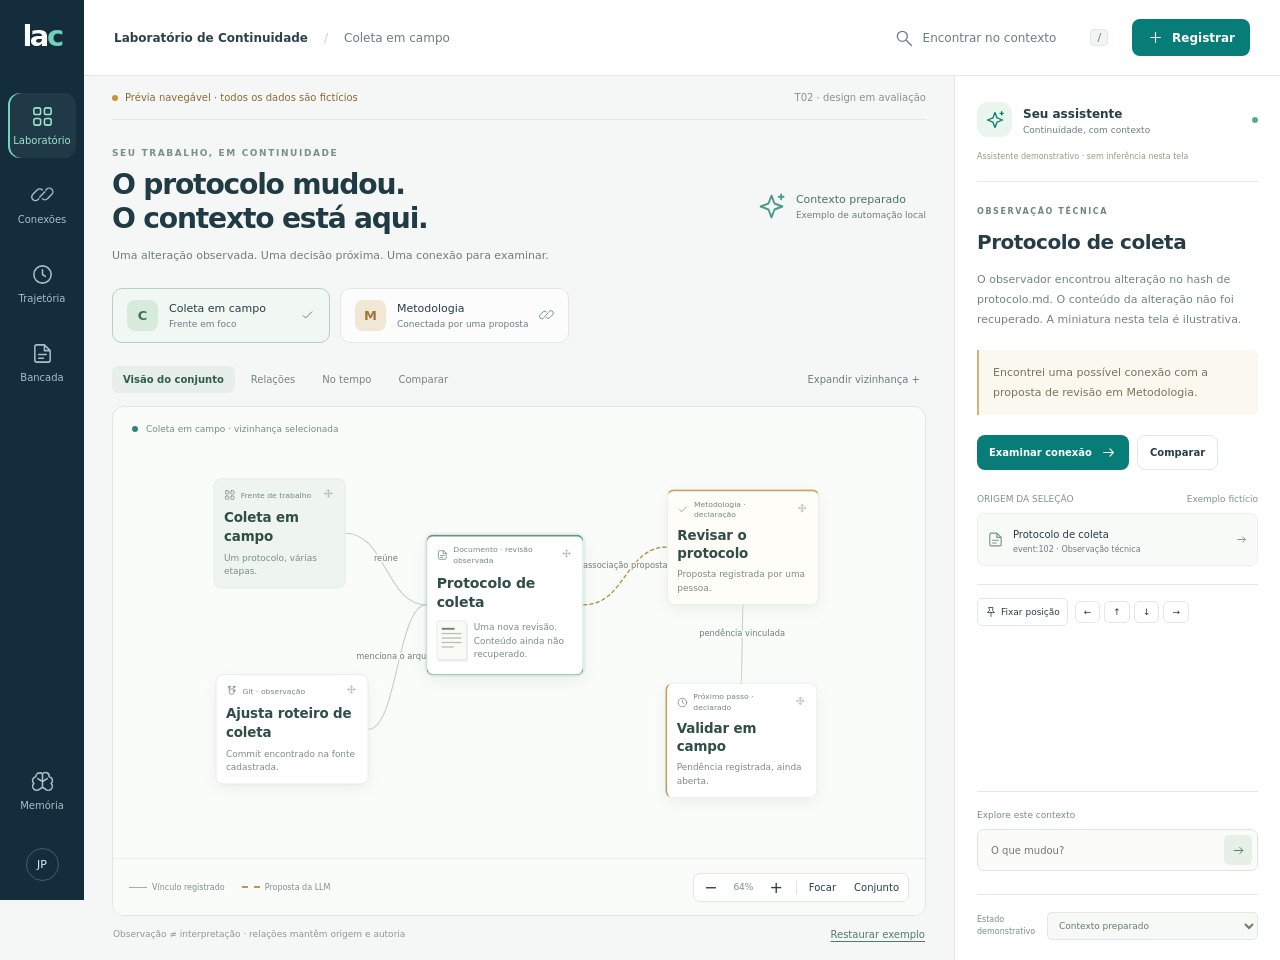
<file: prototypes/laboratorio/index.html>
<!doctype html>
<html lang="pt-BR">
<head>
  <meta charset="utf-8">
  <meta name="viewport" content="width=device-width,initial-scale=1">
  <meta name="color-scheme" content="light">
  <title>LAC · Laboratório visual — prévia</title>
  <link rel="icon" href="data:,">
  <link rel="stylesheet" href="style.css">
  <script src="app.js" defer></script>
</head>
<body>
  <svg class="sprite" aria-hidden="true"><defs>
    <symbol id="i-grid" viewBox="0 0 24 24"><rect x="3" y="3" width="7" height="7" rx="2"/><rect x="14" y="3" width="7" height="7" rx="2"/><rect x="3" y="14" width="7" height="7" rx="2"/><rect x="14" y="14" width="7" height="7" rx="2"/></symbol>
    <symbol id="i-link" viewBox="0 0 24 24"><path d="m9 15 6-6M8 17l-1 1a4 4 0 0 1-6-6l5-5a4 4 0 0 1 6 0m0 10a4 4 0 0 0 6 0l5-5a4 4 0 0 0-6-6l-1 1" transform="translate(1 0) scale(.9)"/></symbol>
    <symbol id="i-time" viewBox="0 0 24 24"><circle cx="12" cy="12" r="9"/><path d="M12 7v5l3 2"/></symbol>
    <symbol id="i-doc" viewBox="0 0 24 24"><path d="M14 3H6a2 2 0 0 0-2 2v14a2 2 0 0 0 2 2h12a2 2 0 0 0 2-2V9zm0 0v6h6M8 13h8m-8 4h5"/></symbol>
    <symbol id="i-spark" viewBox="0 0 24 24"><path d="m12 3 2.5 6.5L21 12l-6.5 2.5L12 21l-2.5-6.5L3 12l6.5-2.5zM20 2v4m-2-2h4"/></symbol>
    <symbol id="i-arrow" viewBox="0 0 24 24"><path d="M5 12h14m-5-5 5 5-5 5"/></symbol>
    <symbol id="i-check" viewBox="0 0 24 24"><path d="m5 12 4 4L19 6"/></symbol>
    <symbol id="i-pin" viewBox="0 0 24 24"><path d="m8 3 8 0-1 6 4 4H5l4-4zM12 13v8"/></symbol>
    <symbol id="i-search" viewBox="0 0 24 24"><circle cx="10" cy="10" r="6"/><path d="m15 15 6 6"/></symbol>
    <symbol id="i-memory" viewBox="0 0 24 24"><path d="M9 3a4 4 0 0 0-4 4 4 4 0 0 0-2 7 4 4 0 0 0 6 6l3-2 3 2a4 4 0 0 0 6-6 4 4 0 0 0-2-7 4 4 0 0 0-7-3 4 4 0 0 0-3-1zM12 4v14M7 9l5 3 5-3"/></symbol>
    <symbol id="i-plus" viewBox="0 0 24 24"><path d="M12 5v14M5 12h14"/></symbol>
    <symbol id="i-close" viewBox="0 0 24 24"><path d="m6 6 12 12M6 18 18 6"/></symbol>
    <symbol id="i-move" viewBox="0 0 24 24"><path d="M12 3v18M3 12h18M9 6l3-3 3 3M9 18l3 3 3-3M6 9l-3 3 3 3m12-6 3 3-3 3"/></symbol>
    <symbol id="i-git" viewBox="0 0 24 24"><path d="M7 4v10a5 5 0 0 0 10 0v-2M7 8h6a4 4 0 0 0 4-4"/><circle cx="7" cy="3" r="2"/><circle cx="17" cy="3" r="2"/><circle cx="17" cy="11" r="2"/></symbol>
  </defs></svg>
  <div class="shell">
    <nav class="rail" aria-label="Navegação principal">
      <a class="brand" href="#" aria-label="LAC — voltar ao laboratório"><span>la<span class="brand-c">c</span></span></a>
      <button class="rail-button active" data-view="laboratory" aria-label="Laboratório"><svg><use href="#i-grid"/></svg><span>Laboratório</span></button>
      <button class="rail-button" data-view="connections" aria-label="Conexões"><svg><use href="#i-link"/></svg><span>Conexões</span></button>
      <button class="rail-button" data-view="trajectory" aria-label="Trajetória"><svg><use href="#i-time"/></svg><span>Trajetória</span></button>
      <button class="rail-button" data-view="bench" aria-label="Bancada"><svg><use href="#i-doc"/></svg><span>Bancada</span></button>
      <div class="rail-bottom"><button class="rail-button" id="openMemory"><svg><use href="#i-memory"/></svg><span>Memória</span></button><span class="avatar" title="Pessoa demonstrativa">JP</span></div>
    </nav>

    <header class="topbar">
      <div class="breadcrumbs"><strong>Laboratório de Continuidade</strong><span>/</span><span>Coleta em campo</span></div>
      <div class="top-actions"><button class="search-trigger" id="openSearch"><svg><use href="#i-search"/></svg><span>Encontrar no contexto</span><kbd>/</kbd></button><button class="button primary" id="openCapture"><svg><use href="#i-plus"/></svg><span>Registrar</span></button></div>
    </header>

    <main class="workspace" id="main">
      <div class="preview-label"><span class="dot amber"></span>Prévia navegável · todos os dados são fictícios<span class="preview-label-end">T02 · design em avaliação</span></div>
      <div class="workspace-heading"><div><p class="eyebrow">SEU TRABALHO, EM CONTINUIDADE</p><h1 id="viewTitle">O protocolo mudou.<br>O contexto está aqui.</h1><p class="heading-note" id="viewNote">Uma alteração observada. Uma decisão próxima. Uma conexão para examinar.</p></div><div class="prepared"><svg><use href="#i-spark"/></svg><span>Contexto preparado<small>Exemplo de automação local</small></span></div></div>

      <div class="project-switcher" id="projectSwitcher"><button class="project-chip selected" id="focusProject"><span class="project-mark">C</span><span>Coleta em campo<small>Frente em foco</small></span><svg><use href="#i-check"/></svg></button><button class="project-chip" id="relatedProject"><span class="project-mark amber-bg">M</span><span>Metodologia<small>Conectada por uma proposta</small></span><svg><use href="#i-link"/></svg></button></div>

      <div class="view-toolbar"><div class="tabs" role="group" aria-label="Perspectiva do contexto"><button data-view="laboratory" class="active">Visão do conjunto</button><button data-view="connections">Relações</button><button data-view="trajectory">No tempo</button><button data-view="bench">Comparar</button></div><button class="quiet-button" id="depthButton" aria-pressed="false">Expandir vizinhança <span>+</span></button></div>
      <div id="stateBanner" class="state-banner" role="status" hidden></div>

      <section class="map-surface" id="mapSurface" aria-label="Mapa do contexto">
        <div class="map-caption"><span class="dot teal"></span><span id="mapCaption">Coleta em campo · vizinhança selecionada</span></div>
        <div id="mapViewport" class="map-viewport" tabindex="0" aria-label="Mapa navegável. Use as setas para mover; selecione um cartão para examinar.">
          <div id="world" class="world"><svg id="edges" viewBox="0 0 1080 650" aria-label="Relações entre materiais"></svg><div id="nodes"></div></div>
        </div>
        <div class="map-footer"><div class="legend"><span><i class="legend-line"></i>Vínculo registrado</span><span><i class="legend-line dashed"></i>Proposta da LLM</span></div><div class="map-controls"><button id="zoomOut" aria-label="Diminuir zoom">−</button><output id="zoomValue" aria-label="Zoom">100%</output><button id="zoomIn" aria-label="Aumentar zoom">+</button><span class="control-divider"></span><button id="fitSelection" title="Enquadrar seleção">Focar</button><button id="fitAll" title="Ver todo o conjunto">Conjunto</button></div></div>
      </section>

      <section id="trajectory" class="alternate-surface" hidden aria-label="Trajetória do contexto"></section>
      <section id="bench" class="alternate-surface" hidden aria-label="Comparação de materiais"></section>
      <section id="emptyState" class="empty-state" hidden><svg><use href="#i-grid"/></svg><h2 id="emptyTitle">Seu laboratório começa com uma fonte.</h2><p id="emptyText">Cadastre uma fonte autorizada para preparar seu primeiro contexto.</p><button class="button primary" id="restoreFromEmpty">Voltar ao exemplo</button></section>
      <footer class="workspace-footer"><span>Observação ≠ interpretação · relações mantêm origem e autoria</span><button class="text-button" id="resetDemo">Restaurar exemplo</button></footer>
    </main>

    <aside class="inspector" aria-label="Assistente e detalhe da seleção">
      <div class="assistant-heading"><span class="assistant-mark"><svg><use href="#i-spark"/></svg></span><div><strong>Seu assistente</strong><small>Continuidade, com contexto</small></div><span class="status-light" title="Modo demonstrativo"></span></div>
      <div class="assistant-demo">Assistente demonstrativo · sem inferência nesta tela</div>
      <div id="inspectorContent" class="inspector-content"></div>
      <div class="assistant-question"><label for="question">Explore este contexto</label><form id="questionForm"><input id="question" placeholder="O que mudou?" autocomplete="off"><button aria-label="Perguntar ao assistente demonstrativo"><svg><use href="#i-arrow"/></svg></button></form><div id="answer" role="status" hidden></div></div>
      <div class="scenario-picker"><label for="scenario">Estado demonstrativo</label><select id="scenario"><option value="normal">Contexto preparado</option><option value="processing">Processando mudanças</option><option value="paused">Automação pausada</option><option value="unavailable">Modelo indisponível</option><option value="missing">Fonte indisponível</option><option value="empty">Laboratório vazio</option></select></div>
    </aside>
  </div>
  <dialog id="detailDialog"><div class="dialog-heading"><span class="eyebrow" id="dialogEyebrow">ORIGEM</span><button id="closeDialog" aria-label="Fechar"><svg><use href="#i-close"/></svg></button></div><div id="dialogContent"></div></dialog>
  <div id="toast" class="toast" role="status" hidden></div>
</body>
</html>
</file>
<file: prototypes/laboratorio/style.css>
@charset "UTF-8";
:root{font-family:Inter,"Segoe UI",system-ui,sans-serif;color:#263d48;background:#f5f7f6;font-size:14px;--navy:#132d3c;--teal:#087d77;--mint:#e7f4ec;--amber:#b9781c;--line:#e1e8e5;--muted:#6c7d83;--paper:#fff;--shadow:0 8px 22px #173b3010}
*{box-sizing:border-box}body{margin:0}button,input,select,textarea{font:inherit}button,a,input,select,textarea{-webkit-tap-highlight-color:transparent}button{cursor:pointer;color:inherit}button{border:0;background:none}button:disabled{cursor:default;opacity:.55}button:focus-visible,a:focus-visible,input:focus-visible,select:focus-visible,textarea:focus-visible,[tabindex]:focus-visible{outline:3px solid #dc9d2b;outline-offset:4px}svg{width:20px;height:20px;fill:none;stroke:currentColor;stroke-width:1.6;stroke-linecap:round;stroke-linejoin:round;flex-shrink:0}.sprite{position:absolute;width:0;height:0;overflow:hidden}[hidden]{display:none!important}h1,h2,h3,p{margin:0}small{display:block;color:var(--muted)}.shell{display:grid;grid-template-columns:84px minmax(0,1fr) 326px;grid-template-rows:76px minmax(calc(100vh - 76px),auto)}
.rail{grid-row:1/3;display:flex;align-items:center;flex-direction:column;gap:14px;background:var(--navy);color:#a9bec6;padding:19px 8px;position:sticky;top:0;height:100vh}.brand{font-size:29px;letter-spacing:-2.5px;font-weight:750;color:#fff;text-decoration:none;margin-bottom:26px}.brand-c{color:#70d2ba}.rail-button{width:68px;padding:12px 0;border-radius:12px;display:flex;align-items:center;flex-direction:column;gap:7px;font-size:10px}.rail-button svg{width:23px;height:23px}.rail-button:hover{background:#ffffff0b;color:#fff}.rail-button.active{color:#9ce6ce;background:#ffffff0e;box-shadow:inset 2px 0 #72d5b9}.rail-bottom{margin-top:auto;display:flex;align-items:center;flex-direction:column;gap:25px}.avatar{width:33px;height:33px;border:1px solid #ffffff38;display:grid;place-items:center;border-radius:50%;color:#e0e9ed;font-size:11px}
.topbar{grid-column:2/4;background:#fff;border-bottom:1px solid var(--line);display:flex;align-items:center;justify-content:space-between;padding:0 30px;gap:20px}.breadcrumbs{display:flex;align-items:center;gap:16px;font-size:12px;color:var(--muted)}.breadcrumbs strong{font-weight:600;color:#29424b}.breadcrumbs>span:first-of-type{color:#c8d1ce}.top-actions{display:flex;align-items:center;gap:18px}.search-trigger{display:flex;align-items:center;gap:9px;font-size:12px;color:var(--muted)}kbd{font-family:inherit;font-size:11px;background:#f3f5f4;border:1px solid var(--line);border-radius:4px;padding:1px 6px;margin-left:25px}.button{padding:10px 15px;border-radius:8px;display:inline-flex;align-items:center;justify-content:center;gap:8px;font-weight:600;font-size:12px;background:#edf2f0}.button svg{width:17px;height:17px}.button.primary{background:var(--teal);color:white}.button.primary:hover{background:#066c65}.button.secondary{background:#fff;border:1px solid var(--line)}
.workspace{padding:0 28px;min-width:0;display:flex;flex-direction:column}.preview-label{font-size:10px;color:#8b6a33;display:flex;align-items:center;gap:7px;padding:16px 0;border-bottom:1px solid var(--line)}.preview-label-end{margin-left:auto;color:#86918d}.dot{width:6px;height:6px;display:inline-block;border-radius:50%;flex-shrink:0}.amber{background:#c49444}.teal{background:#288b79}.workspace-heading{display:flex;justify-content:space-between;align-items:center;gap:20px;padding:28px 0 24px}.eyebrow{font-size:9px;letter-spacing:1.6px;font-weight:700;color:#799088;margin-bottom:10px}h1{font-size:clamp(25px,2.2vw,35px);line-height:1.2;letter-spacing:-1.2px;font-weight:600;color:#203b43}.heading-note{font-size:11px;line-height:1.6;color:var(--muted);margin-top:11px;max-width:500px}.prepared{display:flex;align-items:center;gap:10px;color:#497469;font-size:11px;white-space:nowrap}.prepared svg{width:29px;height:29px;color:#499c88}.prepared small{font-size:9px;margin-top:4px}.project-switcher{display:flex;gap:10px;margin-bottom:23px}.project-chip{border:1px solid var(--line);display:flex;align-items:center;text-align:left;gap:11px;padding:11px 14px;border-radius:10px;min-width:218px;background:#fbfcfb;font-size:11px}.project-chip.selected{border-color:#b5cfc1;background:#f1f7f2}.project-chip small{font-size:9px;margin-top:4px}.project-chip>svg{margin-left:auto;width:15px;height:15px;color:#68867a}.project-mark{width:31px;height:31px;display:grid;place-items:center;border-radius:8px;font-size:13px;font-weight:650;background:#d7ebdc;color:#3e7356}.amber-bg{background:#f2e6d4;color:#9f773a}.view-toolbar{display:flex;align-items:center;justify-content:space-between;gap:10px;padding-bottom:13px}.tabs{display:flex;gap:5px}.tabs button{font-size:10px;padding:8px 11px;color:#74857f;border-radius:6px}.tabs button.active{background:#e8eeea;color:#2e5d4c;font-weight:650}.quiet-button{font-size:10px;color:var(--muted);white-space:nowrap}.quiet-button span{margin-left:9px;font-size:16px}
.map-surface{position:relative;flex:1;min-height:510px;border:1px solid #dfe7e2;border-radius:12px;background:#fafcf9;background-image:radial-gradient(#becdc252 .7px,transparent .7px);background-size:18px 18px;overflow:hidden}.map-caption{position:absolute;top:17px;left:19px;z-index:2;display:flex;align-items:center;gap:8px;font-size:9px;color:#729080;pointer-events:none}.map-viewport{position:absolute;inset:0 0 57px;overflow:hidden;touch-action:none}.world{width:1080px;height:650px;position:absolute;transform-origin:0 0}.world>svg{position:absolute;inset:0;width:1080px;height:650px;overflow:visible}.edge{stroke:#c0d1c5;stroke-width:1.7;fill:none}.edge.candidate{stroke:#b28b40;stroke-dasharray:5 5;stroke-width:2}.edge.confirmed{stroke:#3e9075;stroke-width:2.4}.edge.rejected{opacity:.2}.edge-label{font-size:10px;fill:#87998c;stroke:#fafcf9;stroke-width:5;paint-order:stroke;stroke-linejoin:round}.edge-hit{stroke:transparent;stroke-width:25;fill:none;cursor:pointer}.edge-target:hover .edge,.edge-target:focus .edge{stroke:#b07d19;stroke-width:3}.edge-target:focus{outline:none}.edge-target:focus-visible .edge{stroke:#a26809;stroke-width:4}
.node{position:absolute;background:#fff;border:1px solid #dce6de;border-radius:11px;box-shadow:var(--shadow);overflow:visible;color:#304d48;transition:box-shadow .15s,border-color .15s}.node.selected{border-color:#40947e;box-shadow:0 0 0 3px #40947e19,0 10px 25px #173b3012}.node-header{display:flex;align-items:center;gap:8px;padding:12px 15px 0;font-size:10px;color:#728b80}.node-header svg{width:15px;height:15px}.node-header .move-handle{margin-left:auto;padding:3px;cursor:grab;color:#97aaa0}.node-header .move-handle:active{cursor:grabbing}.node-select{display:block;text-align:left;width:100%;padding:9px 15px 15px}.node h3{font-size:14px;font-weight:600;line-height:1.4;letter-spacing:-.2px}.node p{font-size:10px;color:#7c8e83;line-height:1.55;margin-top:7px}.node .node-bottom{font-size:9px;display:flex;align-items:center;gap:6px;margin-top:11px;color:#678374}.node .node-bottom svg{width:12px;height:12px}.node.document{border-top:3px solid #60977b}.node.document .node-select{padding-top:12px}.node.document h3{font-size:17px}.document-preview{display:flex;gap:11px;margin:13px 0 8px;align-items:center}.paper{width:47px;height:61px;border-radius:2px;border:1px solid #e0e5dc;background:#fafbf7;padding:10px 7px;box-shadow:2px 3px 0 #edf0e9;flex-shrink:0}.paper i{display:block;height:2px;background:#b3c1b2;margin-bottom:5px}.paper i:first-child{background:#638b74;width:65%;height:3px}.paper i:last-child{width:60%}.document-preview span{font-size:10px;line-height:1.6;color:#7c8e83}.node.decision{border-top:3px solid #c8a462;background:#fffdf8}.node.task{border-left:3px solid #bfa162}.node.question{background:#f5f8f3;border:1px dashed #bfcfc1;box-shadow:none}.node.project{background:#edf5ee;box-shadow:none}.node-meta{font-size:9px;font-weight:500;color:#7c8e83;margin-top:8px}.pin-indicator{position:absolute;top:-12px;right:14px;background:#087d77;border:2px solid #fafcf9;border-radius:50%;color:#fff;width:24px;height:24px;display:grid;place-items:center}.pin-indicator svg{width:12px;height:12px}.map-footer{position:absolute;bottom:0;left:0;right:0;min-height:57px;display:flex;align-items:center;justify-content:space-between;padding:12px 16px;gap:12px;background:#fafcf9e8;border-top:1px solid #e8eee7}.legend{display:flex;gap:17px;font-size:8px;color:#819488}.legend>span{display:flex;align-items:center;gap:5px}.legend-line{display:inline-block;width:18px;border-top:1px solid #98b6a1}.legend-line.dashed{border-top:2px dashed #bd994e}.map-controls{display:flex;align-items:center;border:1px solid #e1e8e0;border-radius:7px;background:#fff;box-shadow:0 2px 5px #00000003}.map-controls button{padding:7px 9px;font-size:10px}.map-controls button:first-child,.map-controls button:nth-of-type(2){font-size:16px;padding:4px 10px}.map-controls button:hover{background:#eef5ed}.map-controls output{font-size:9px;color:#7c9084;min-width:32px;text-align:center}.control-divider{height:15px;border-left:1px solid var(--line);margin:0 3px}.workspace-footer{display:flex;justify-content:space-between;gap:10px;padding:13px 1px 20px;font-size:9px;color:#8a9a91}.text-button{padding:0;font-size:10px;color:#52796a;text-decoration:underline;text-underline-offset:3px}
.inspector{background:#fff;border-left:1px solid var(--line);padding:26px 22px 20px;display:flex;flex-direction:column;min-width:0}.assistant-heading{display:flex;align-items:center;gap:11px}.assistant-mark{display:grid;place-items:center;width:35px;height:35px;color:var(--teal);background:#eaf5ed;border-radius:11px}.assistant-heading strong{font-size:12px;font-weight:600}.assistant-heading small{font-size:9px;margin-top:4px}.status-light{width:6px;height:6px;background:#60a78d;border-radius:50%;margin-left:auto}.assistant-demo{font-size:8px;color:#9b9a83;padding:15px 0 20px;border-bottom:1px solid var(--line)}.inspector-content{padding-top:23px;flex:1}.inspector-content .eyebrow{font-size:8px}.inspector h2{font-size:20px;line-height:1.35;font-weight:550;letter-spacing:-.5px;margin:9px 0 14px}.inspector p{font-size:11px;line-height:1.8;color:#70857c}.badge{display:inline-flex;align-items:center;gap:6px;border:1px solid #e2dccb;border-radius:5px;padding:4px 7px;font-size:9px;color:#9d793d;background:#fcf8ee}.badge.accepted{background:#edf6ef;color:#38835d;border-color:#ccdfcf}.insight-callout{margin:20px 0;padding:13px 14px;border-left:2px solid #d3b570;background:#fbf8f0;border-radius:0 5px 5px 0}.insight-callout p{font-size:11px;color:#7a735d}.inspector-buttons{display:flex;gap:8px;flex-wrap:wrap;margin:17px 0}.inspector-buttons .button{font-size:10px;padding:9px 12px}.source-label{display:flex;justify-content:space-between;margin-top:24px;color:#80938a;font-size:9px}.source-card{width:100%;display:flex;text-align:left;align-items:center;gap:9px;margin-top:9px;padding:11px 9px;background:#f8faf7;border:1px solid #edf1e9;border-radius:7px}.source-card>svg{width:17px;height:17px;color:#739481}.source-card strong{font-size:10px;font-weight:500}.source-card small{font-size:8px;margin-top:4px}.source-card>svg:last-child{margin-left:auto;width:13px}.selection-tools{margin-top:18px;padding:13px 0;border-top:1px solid var(--line);display:flex;align-items:center;gap:7px;flex-wrap:wrap}.selection-tools button{font-size:9px;border:1px solid var(--line);border-radius:5px;padding:7px;display:flex;align-items:center;gap:4px}.selection-tools svg{width:12px;height:12px}.move-tools{display:flex;gap:4px}.selection-tools .move-tools button{padding:5px 8px}.assistant-question{border-top:1px solid var(--line);margin-top:25px;padding-top:18px}.assistant-question label,.scenario-picker label{display:block;font-size:9px;color:#799083;margin-bottom:9px}.assistant-question form{display:flex;border:1px solid #dce6de;border-radius:7px;padding:5px;background:#fbfcfa}.assistant-question input{width:100%;min-width:0;background:none;border:0;font-size:10px;padding:5px 8px;color:#365347}.assistant-question form button{background:#e7f0e7;border-radius:5px;display:grid;place-items:center;width:30px;height:30px;color:#448670}.assistant-question form svg{width:15px;height:15px}#answer{font-size:10px;line-height:1.7;background:#f0f6ef;border-radius:7px;padding:12px;margin-top:10px;color:#4f735b}.scenario-picker{display:flex;align-items:center;gap:10px;border-top:1px solid var(--line);margin-top:23px;padding-top:17px}.scenario-picker label{margin:0;font-size:8px;max-width:60px;line-height:1.5}.scenario-picker select{font-size:9px;background:#f7f9f6;border:1px solid var(--line);border-radius:5px;padding:7px;flex:1;min-width:0;color:#637e6a}.state-banner{padding:11px 15px;background:#f7eedb;color:#886934;font-size:11px;line-height:1.6;border-radius:8px;margin-bottom:12px}.state-banner.processing{background:#e9f3ef;color:#3c7762}.state-banner.unavailable{background:#f8ece6;color:#926e5b}.empty-state{flex:1;min-height:450px;border:1px dashed #c6d5c9;border-radius:13px;text-align:center;padding:90px 25px}.empty-state>svg{width:40px;height:40px;color:#80a68b;margin-bottom:25px}.empty-state h2{font-weight:500;font-size:25px;letter-spacing:-.5px}.empty-state p{color:var(--muted);font-size:12px;margin:15px auto 28px;max-width:300px;line-height:1.7}
.alternate-surface{flex:1;border:1px solid #e1e8df;border-radius:12px;background:#fafcf9;padding:28px;min-height:510px}.section-heading{display:flex;justify-content:space-between;align-items:center;margin-bottom:25px}.section-heading h2{font-size:18px;font-weight:550}.section-heading p{font-size:11px;color:var(--muted);margin-top:7px}.timeline{display:flex;gap:24px;overflow-x:auto;padding:30px 4px 30px;position:relative;min-height:300px}.timeline:before{content:"";position:absolute;top:72px;left:0;right:0;border-top:1px solid #c3d5c7}.time-item{min-width:195px;max-width:215px;position:relative}.time-item time{font-size:10px;color:#789480}.time-dot{display:block;margin:22px 0 20px;background:#6c9c7d;border:4px solid #fafcf9;width:14px;height:14px;border-radius:50%;position:relative}.time-item button{width:100%;border:1px solid var(--line);border-radius:9px;text-align:left;padding:17px;background:white;box-shadow:var(--shadow)}.time-item button.selected{border-color:#408f75}.time-item svg{color:#779680}.time-item h3{font-size:13px;font-weight:600;margin:12px 0 10px}.time-item p{font-size:10px;color:var(--muted);line-height:1.7}.time-item small{font-size:9px;margin-top:12px}.comparison{display:grid;grid-template-columns:1fr 1fr;gap:18px}.compare-card{background:white;border:1px solid var(--line);border-radius:10px;padding:24px;min-height:270px;box-shadow:var(--shadow)}.compare-card.selected{border-color:#488f78}.compare-card>svg{width:28px;height:28px;color:#599179;margin-bottom:20px}.compare-card h3{font-size:18px;line-height:1.5;font-weight:550;margin-bottom:20px}.compare-card blockquote{font-size:13px;line-height:1.9;color:#6f8374;margin:0;border-left:2px solid #e2ddc7;padding-left:15px}.compare-card small{font-size:9px;line-height:1.8;margin-top:20px}.compare-actions{display:flex;justify-content:space-between;align-items:center;gap:15px;margin-top:25px;font-size:10px;color:var(--muted)}
dialog{border:1px solid var(--line);border-radius:15px;box-shadow:0 25px 100px #0b2b3e40;padding:27px;width:min(530px,calc(100% - 32px));color:#365247}dialog::backdrop{background:#142f3a55;backdrop-filter:blur(4px)}.dialog-heading{display:flex;justify-content:space-between;align-items:center;margin-bottom:18px}.dialog-heading .eyebrow{margin:0}.dialog-heading button{display:grid;place-items:center;width:28px;height:28px;border-radius:5px;background:#f0f4ef}dialog h2{font-size:24px;font-weight:550;letter-spacing:-.6px;margin-bottom:16px}dialog p{font-size:12px;line-height:1.9;color:#728478;margin-bottom:15px}dialog blockquote{margin:20px 0;padding:18px;border-left:2px solid #ae9860;background:#f8f7ef;color:#5b705e;font-size:13px;line-height:1.8}.detail-meta{font-size:10px;line-height:1.9;color:#829184;border-top:1px solid var(--line);padding-top:15px}.memory-item{padding:17px 0;border-top:1px solid var(--line);display:flex;align-items:center;gap:15px}.memory-item span{flex:1;font-size:12px}.memory-item small{font-size:9px;line-height:1.6;margin-top:6px}.memory-item input{accent-color:var(--teal);width:18px;height:18px}.capture-field{display:block;font-size:11px;color:#718478;margin-bottom:9px}textarea{width:100%;border:1px solid var(--line);border-radius:7px;padding:12px;resize:vertical;margin-bottom:15px}dialog .search-field{width:100%;border:1px solid var(--line);border-radius:6px;padding:12px;margin-bottom:12px}.toast{position:fixed;bottom:25px;left:50%;transform:translateX(-50%);background:#183a33;color:#effbf2;font-size:12px;padding:13px 20px;border-radius:9px;box-shadow:0 10px 30px #12342d30;z-index:100;max-width:calc(100vw - 30px)}
@media(min-width:1700px){.workspace{padding:0 45px}.workspace-heading{padding:36px 0 30px}.map-surface{min-height:600px}.shell{grid-template-columns:90px minmax(0,1fr) 350px}.inspector{padding:30px}}
@media(max-width:1200px){.prepared{display:none}.breadcrumbs>span{display:none}.workspace{padding:0 20px}.shell{grid-template-columns:76px minmax(0,1fr) 290px}.topbar{padding:0 23px}.rail-button{width:62px;font-size:9px}.project-chip{min-width:190px}.map-footer{flex-wrap:wrap;justify-content:center}.map-viewport{bottom:83px}.map-surface{min-height:530px}.legend{width:100%;justify-content:center}.inspector{padding:23px 18px}.preview-label-end{display:none}}
@media(max-width:960px){.shell{grid-template-columns:70px minmax(0,1fr);grid-template-rows:68px auto auto}.topbar{grid-column:2}.rail{grid-row:1/4}.inspector{grid-column:2;border-left:0;border-top:1px solid var(--line);display:grid;grid-template-columns:1fr 1fr;gap:0 30px}.assistant-heading,.assistant-demo{grid-column:1/3}.inspector-content{grid-row:3/6}.assistant-question{grid-column:2;margin-top:22px}.scenario-picker{grid-column:2;align-self:end}.map-surface{flex:none;height:560px}.workspace-heading{padding-top:24px}.search-trigger span{display:none}kbd{margin-left:0}.project-switcher{margin-bottom:20px}.prepared{display:flex}.map-footer{flex-wrap:nowrap;justify-content:space-between}.legend{width:auto}.map-viewport{bottom:57px}}
@media(max-width:600px){.shell{display:block}.rail{height:58px;position:sticky;top:0;z-index:10;flex-direction:row;padding:0 12px;gap:2px;justify-content:space-between}.brand{font-size:26px;margin:0 13px 0 0}.rail-button{width:49px;padding:7px 0;gap:3px;font-size:8px;border-radius:6px}.rail-button svg{width:18px;height:18px}.rail-button.active{box-shadow:inset 0 -2px #72d5b9}.rail-bottom{margin:0;display:block}.avatar{display:none}.topbar{padding:14px 15px;gap:10px}.breadcrumbs strong{font-size:10px}.top-actions{gap:10px}.search-trigger{padding:0}.search-trigger kbd{display:none}.button{padding:9px 11px;font-size:10px}.workspace{padding:0 15px}.workspace-heading{padding:22px 0}.eyebrow{font-size:8px}h1{font-size:29px;letter-spacing:-1px}.heading-note{font-size:11px}.prepared{display:none}.project-switcher{gap:7px}.project-chip{min-width:0;flex:1;padding:10px;gap:8px;font-size:10px}.project-chip small{font-size:8px}.project-chip>svg{display:none}.project-mark{width:24px;height:27px}.tabs{gap:0}.tabs button{font-size:9px;padding:8px 7px}.quiet-button{font-size:9px;max-width:80px;text-align:right;white-space:normal}.quiet-button span{display:none}.map-surface{height:480px;min-height:0}.map-caption{font-size:8px;left:12px}.map-footer{flex-wrap:wrap;gap:7px;padding:9px}.legend{width:100%;font-size:8px;justify-content:center}.map-controls{margin:auto}.map-viewport{bottom:86px}.workspace-footer{font-size:8px;line-height:1.7}.workspace-footer>span{max-width:190px}.inspector{display:block;padding:24px}.assistant-demo{padding-bottom:16px}.inspector-content{padding-top:20px}.inspector h2{font-size:23px}.inspector p{font-size:12px}.source-card strong{font-size:11px}.source-card small{font-size:10px}.assistant-question input{font-size:12px}.scenario-picker select{font-size:11px}.alternate-surface{padding:20px 15px}.comparison{grid-template-columns:1fr}.compare-card{min-height:0;padding:20px}.compare-actions{align-items:start;flex-direction:column}.timeline{min-height:330px}.section-heading h2{font-size:17px}}
/* Overview zoom keeps titles legible and reduces secondary copy. */
.world.overview .node h3{font-size:21px}.world.overview .node.document h3{font-size:22px}.world.overview .node p{font-size:14px;line-height:1.5}.world.overview .node .node-bottom{display:none}.world.overview .node-header{font-size:12px;line-height:1.4}.world.overview .node-header>svg{width:18px;height:18px}.world.overview .document-preview span{font-size:14px;line-height:1.45}.world.overview .edge-label{font-size:13px;fill:#6b8274}
@media(prefers-reduced-motion:reduce){*{transition:none!important;scroll-behavior:auto!important}}
</file>
